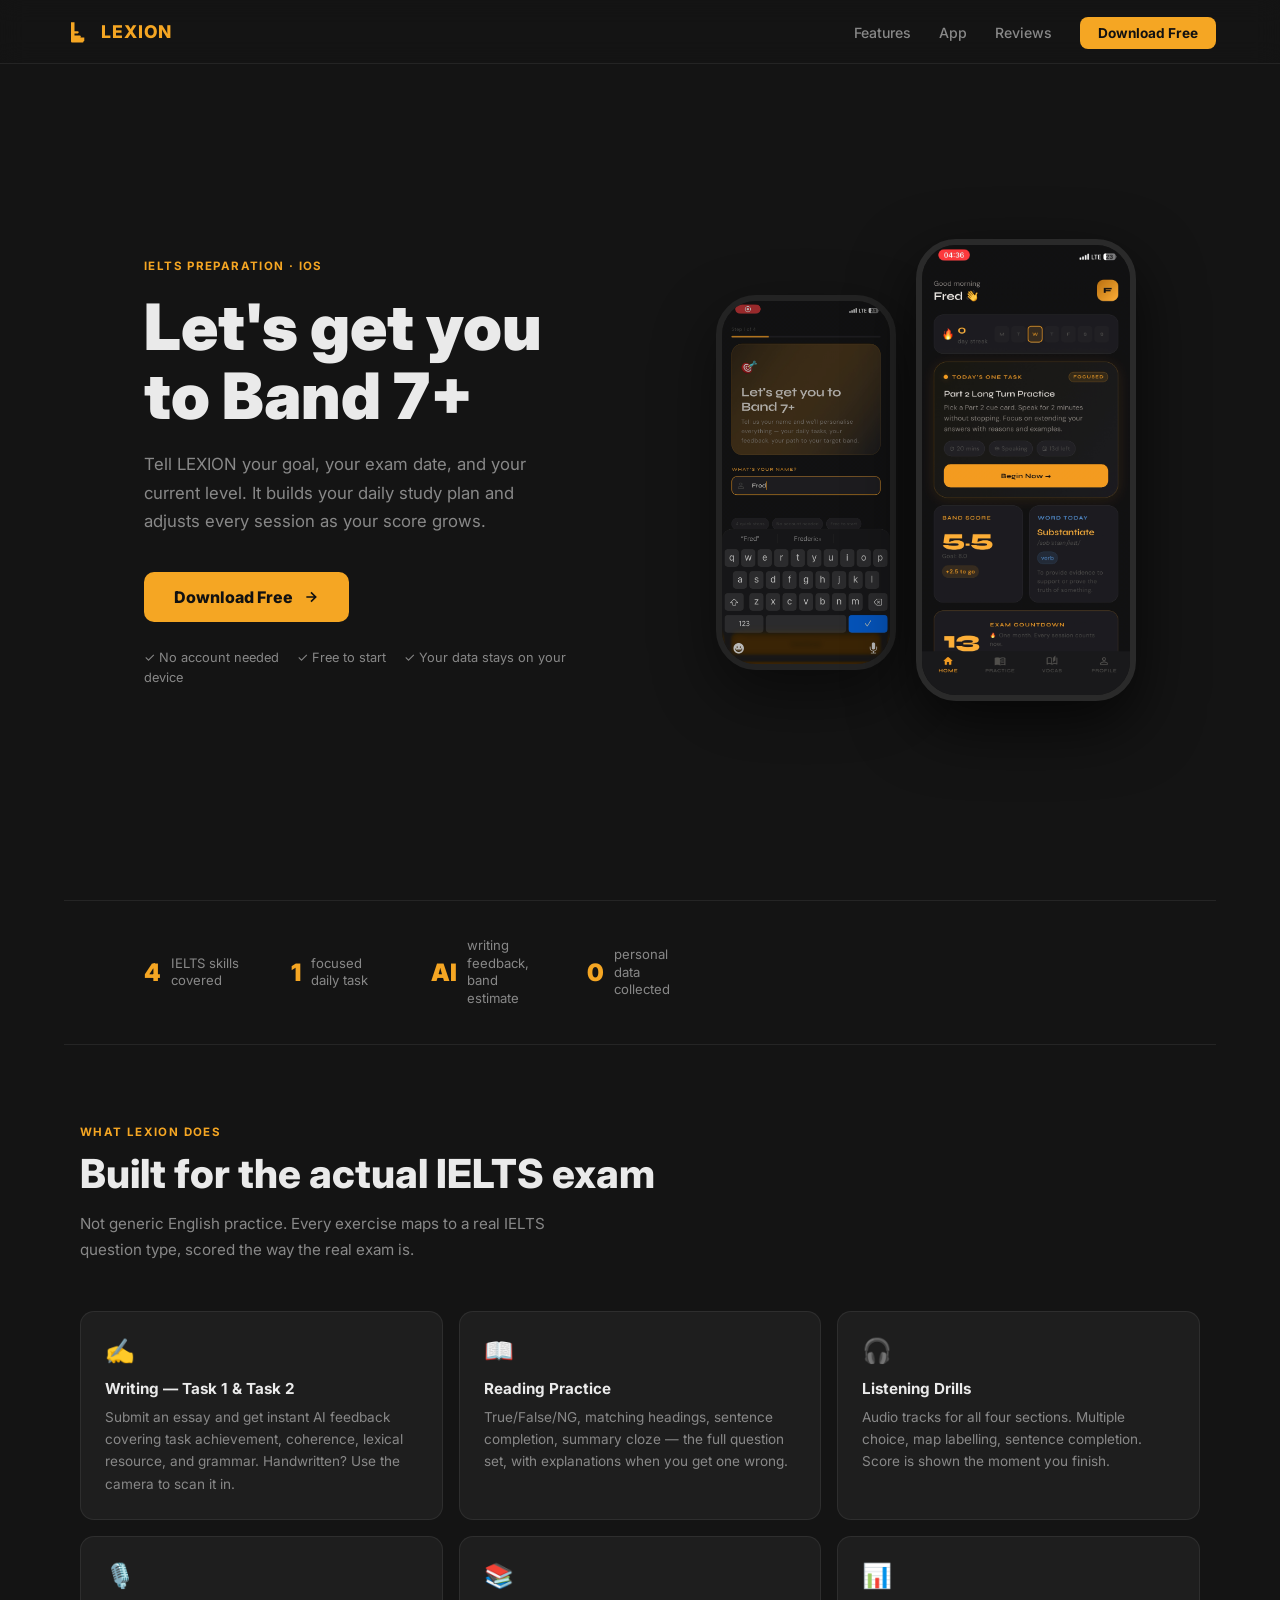
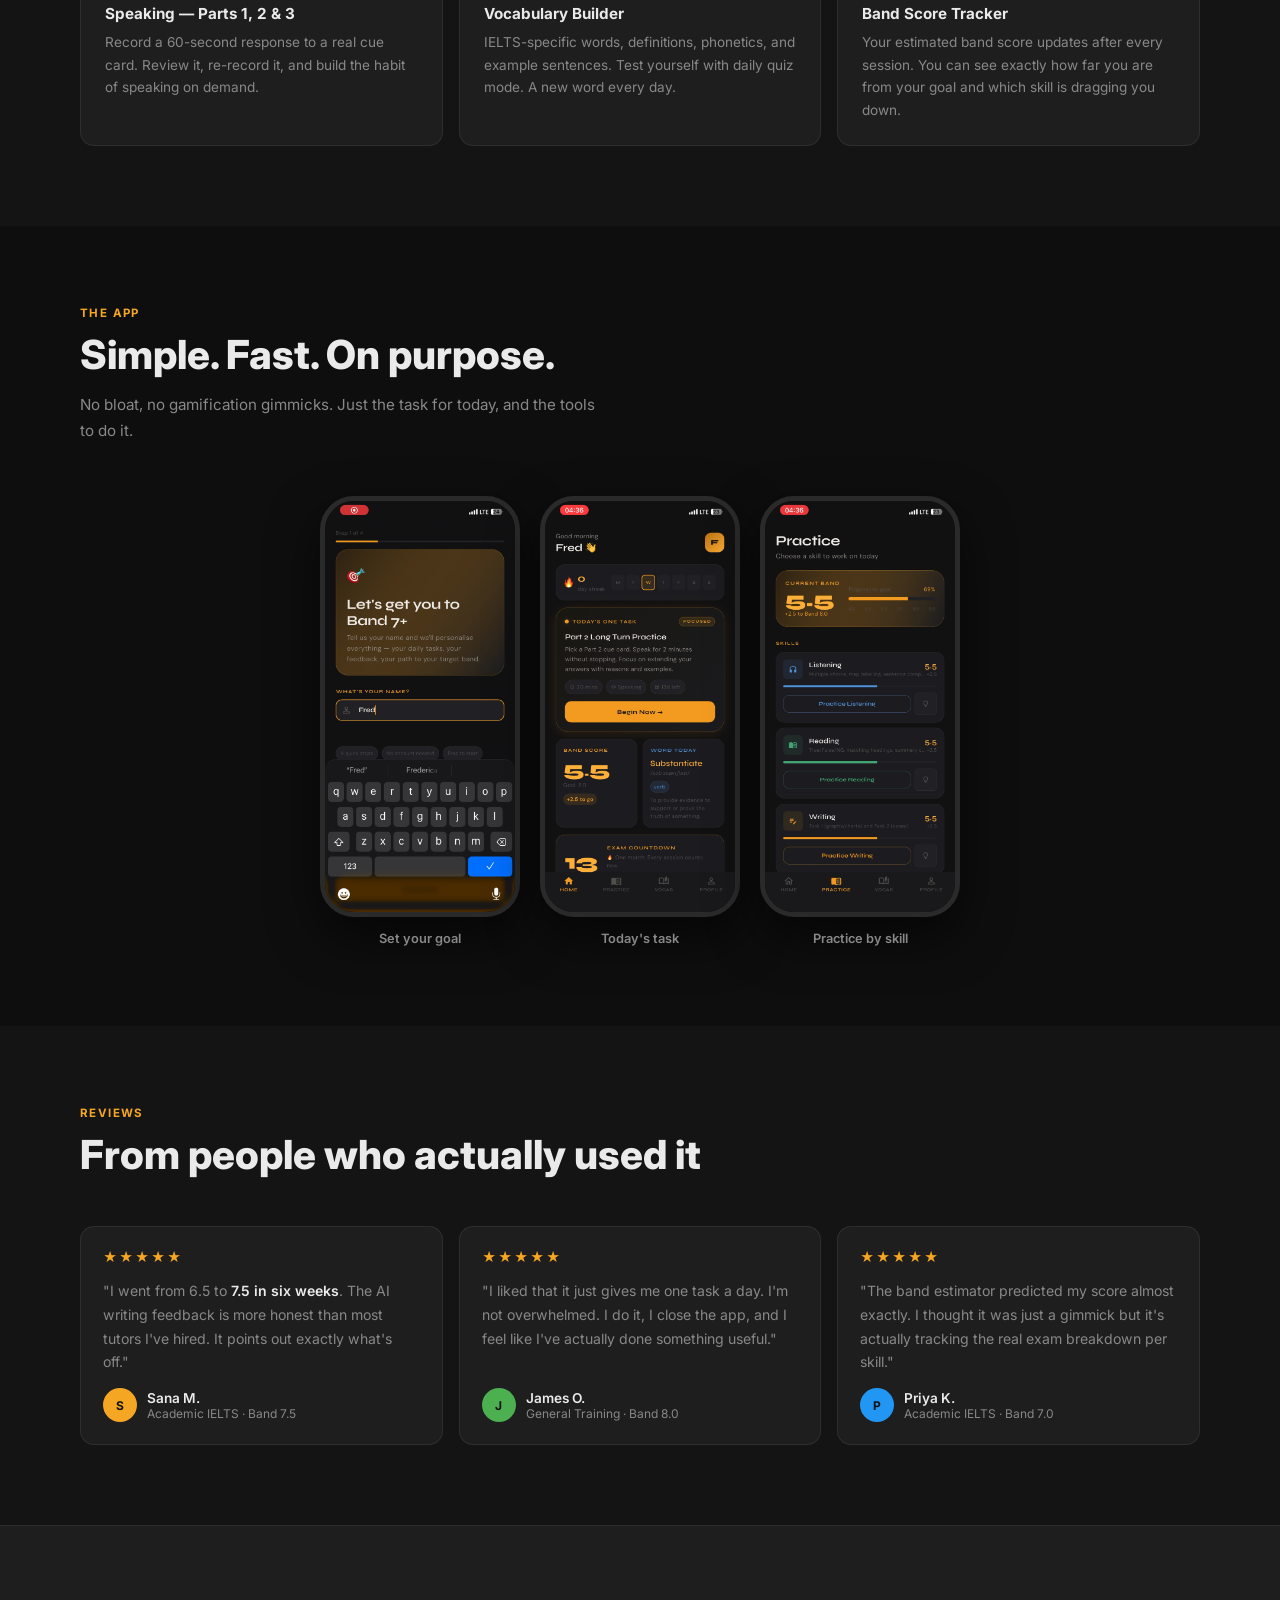
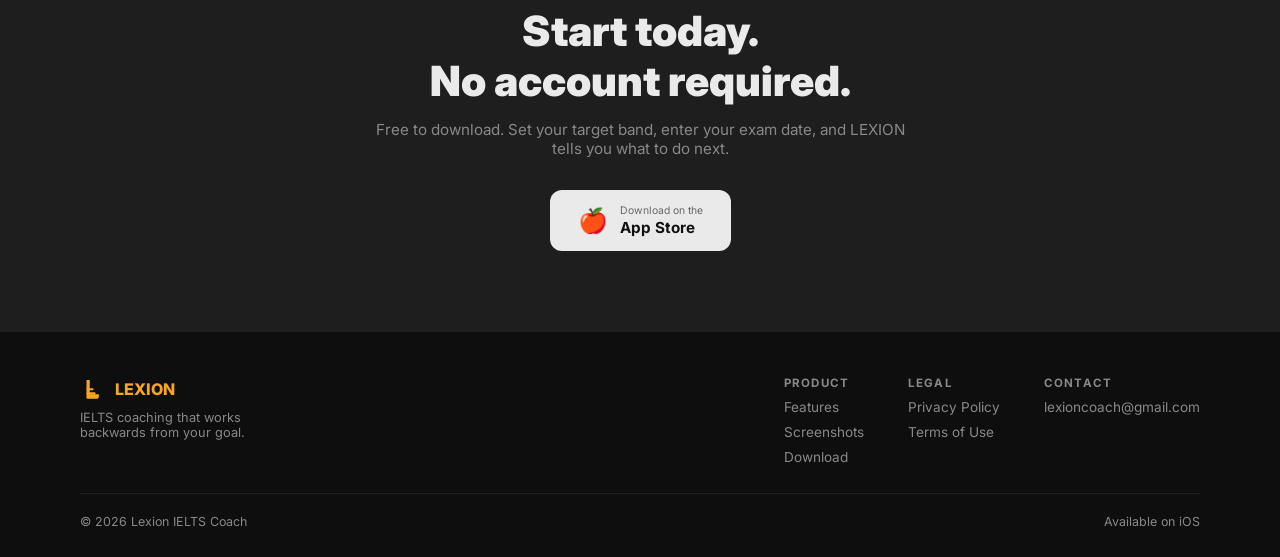
<file: index.html>
<!DOCTYPE html>
<html lang="en">

<head>
  <meta charset="UTF-8" />
  <meta name="viewport" content="width=device-width, initial-scale=1.0" />
  <title>LEXION – IELTS Coach</title>
  <meta name="description"
    content="LEXION gives you a daily task, builds toward your band goal, and uses AI to evaluate your writing. No account needed. Free to start." />
  <meta property="og:title" content="LEXION – IELTS Coach" />
  <meta property="og:description" content="One daily task. Real AI feedback. Your band goal, every day." />
  <link rel="icon" type="image/svg+xml"
    href="data:image/svg+xml,<svg xmlns='http://www.w3.org/2000/svg' viewBox='0 0 40 40'><rect width='40' height='40' rx='8' fill='%231a1a1a'/><path d='M10 6h5v22h14v5H10z' fill='%23F5A623'/><rect x='10' y='31' width='18' height='4' rx='1.5' fill='%23F5A623'/><rect x='10' y='25' width='14' height='3.5' rx='1.5' fill='%23F5A623'/><rect x='10' y='19' width='11' height='3' rx='1.5' fill='%23F5A623'/></svg>" />
  <link rel="preconnect" href="https://fonts.googleapis.com" />
  <link rel="preconnect" href="https://fonts.gstatic.com" crossorigin />
  <link href="https://fonts.googleapis.com/css2?family=Inter:wght@400;500;600;700;800;900&display=swap"
    rel="stylesheet" />
  <style>
    *,
    *::before,
    *::after {
      box-sizing: border-box;
      margin: 0;
      padding: 0;
    }

    :root {
      --gold: #F5A623;
      --gold-dk: #c47d0e;
      --black: #141414;
      --card: #1e1e1e;
      --card2: #252525;
      --border: rgba(255, 255, 255, 0.07);
      --text: #eaeaea;
      --muted: #888;
    }

    html {
      scroll-behavior: smooth;
    }

    body {
      font-family: 'Inter', sans-serif;
      background: var(--black);
      color: var(--text);
      -webkit-font-smoothing: antialiased;
    }

    a {
      text-decoration: none;
      color: var(--gold);
    }

    /* ── Nav ── */
    .nav {
      position: fixed;
      top: 0;
      left: 0;
      right: 0;
      z-index: 100;
      height: 64px;
      display: flex;
      align-items: center;
      justify-content: space-between;
      padding: 0 5vw;
      background: rgba(20, 20, 20, 0.9);
      backdrop-filter: blur(12px);
      border-bottom: 1px solid var(--border);
    }

    .nav-logo {
      display: flex;
      align-items: center;
      gap: 9px;
      font-weight: 800;
      font-size: 1.1rem;
      letter-spacing: 0.05em;
      color: var(--gold);
    }

    .nav-logo svg {
      width: 28px;
      height: 28px;
    }

    .nav-links {
      display: flex;
      align-items: center;
      gap: 28px;
      list-style: none;
    }

    .nav-links a {
      font-size: 0.88rem;
      font-weight: 500;
      color: var(--muted);
      transition: color 0.2s;
    }

    .nav-links a:hover {
      color: var(--text);
    }

    .nav-cta {
      background: var(--gold) !important;
      color: #111 !important;
      padding: 8px 18px;
      border-radius: 8px;
      font-weight: 700 !important;
      font-size: 0.85rem !important;
    }

    .nav-cta:hover {
      background: #ffc04a !important;
    }

    .hamburger {
      display: none;
      background: none;
      border: none;
      cursor: pointer;
      color: var(--text);
    }

    /* ── Hero ── */
    .hero {
      min-height: 100vh;
      display: grid;
      grid-template-columns: 1fr 1fr;
      align-items: center;
      gap: 60px;
      padding: 100px 5vw 60px;
      max-width: 1120px;
      margin: 0 auto;
    }

    .hero-copy {}

    .hero-label {
      display: inline-block;
      font-size: 0.72rem;
      font-weight: 700;
      letter-spacing: 0.12em;
      text-transform: uppercase;
      color: var(--gold);
      margin-bottom: 20px;
    }

    .hero h1 {
      font-size: clamp(2.6rem, 5vw, 4rem);
      font-weight: 900;
      line-height: 1.07;
      margin-bottom: 20px;
    }

    .hero-sub {
      font-size: 1.05rem;
      line-height: 1.7;
      color: var(--muted);
      margin-bottom: 36px;
      max-width: 420px;
    }

    .hero-cta {
      display: inline-flex;
      align-items: center;
      gap: 10px;
      background: var(--gold);
      color: #111;
      font-weight: 800;
      font-size: 1rem;
      padding: 15px 30px;
      border-radius: 10px;
      transition: background 0.2s, transform 0.2s;
      margin-bottom: 24px;
    }

    .hero-cta:hover {
      background: #ffc04a;
      transform: translateY(-2px);
      color: #111;
    }

    .hero-note {
      font-size: 0.8rem;
      color: var(--muted);
    }

    .hero-note span {
      margin-right: 14px;
    }

    /* ── Phone carousel ── */
    .hero-phones {
      display: flex;
      gap: 20px;
      align-items: flex-start;
      justify-content: flex-end;
    }

    .phone-slot {
      flex-shrink: 0;
      border-radius: 40px;
      overflow: hidden;
      border: 6px solid #2a2a2a;
      box-shadow: 0 24px 64px rgba(0, 0, 0, 0.7);
      position: relative;
    }

    .phone-slot.main {
      width: 220px;
    }

    .phone-slot.side {
      width: 180px;
      margin-top: 56px;
      opacity: 0.7;
      filter: blur(0.5px);
    }

    .phone-slot img {
      width: 100%;
      display: block;
    }

    /* ── Divider ── */
    .divider {
      border: none;
      border-top: 1px solid var(--border);
      margin: 0 5vw;
    }

    /* ── Proof strip ── */
    .proof-strip {
      max-width: 1120px;
      margin: 0 auto;
      padding: 36px 5vw;
      display: flex;
      align-items: center;
      gap: 40px;
      flex-wrap: wrap;
    }

    .proof-item {
      display: flex;
      align-items: center;
      gap: 10px;
    }

    .proof-num {
      font-size: 1.5rem;
      font-weight: 900;
      color: var(--gold);
    }

    .proof-label {
      font-size: 0.82rem;
      color: var(--muted);
      line-height: 1.35;
      max-width: 80px;
    }

    /* ── Section ── */
    .section {
      padding: 80px 5vw;
    }

    .container {
      max-width: 1120px;
      margin: 0 auto;
    }

    .tag {
      font-size: 0.72rem;
      font-weight: 700;
      letter-spacing: 0.12em;
      text-transform: uppercase;
      color: var(--gold);
      margin-bottom: 12px;
    }

    .section-h {
      font-size: clamp(1.8rem, 3.5vw, 2.5rem);
      font-weight: 800;
      line-height: 1.15;
      margin-bottom: 14px;
    }

    .section-sub {
      color: var(--muted);
      font-size: 0.95rem;
      line-height: 1.7;
      max-width: 520px;
    }

    /* ── Feature grid ── */
    .feat-grid {
      display: grid;
      grid-template-columns: repeat(3, 1fr);
      gap: 16px;
      margin-top: 48px;
    }

    .feat-card {
      background: var(--card);
      border: 1px solid var(--border);
      border-radius: 14px;
      padding: 24px;
      transition: border-color 0.2s, transform 0.2s;
    }

    .feat-card:hover {
      border-color: rgba(245, 166, 35, 0.3);
      transform: translateY(-3px);
    }

    .feat-icon {
      font-size: 1.5rem;
      margin-bottom: 14px;
      display: block;
    }

    .feat-title {
      font-size: 0.95rem;
      font-weight: 700;
      margin-bottom: 8px;
    }

    .feat-desc {
      font-size: 0.85rem;
      color: var(--muted);
      line-height: 1.65;
    }

    /* ── Screenshots section ── */
    .screens-section {
      background: #0e0e0e;
    }

    .screens-row {
      display: flex;
      gap: 20px;
      align-items: flex-start;
      justify-content: center;
      margin-top: 52px;
      flex-wrap: wrap;
    }

    .screen-item {
      text-align: center;
    }

    .screen-item .screen-phone {
      width: 200px;
      border-radius: 34px;
      border: 5px solid #2a2a2a;
      box-shadow: 0 20px 50px rgba(0, 0, 0, 0.6);
      overflow: hidden;
    }

    .screen-item img {
      width: 100%;
      display: block;
    }

    .screen-label {
      margin-top: 14px;
      font-size: 0.8rem;
      font-weight: 600;
      color: var(--muted);
    }

    /* ── Testimonials ── */
    .testi-grid {
      display: grid;
      grid-template-columns: repeat(3, 1fr);
      gap: 16px;
      margin-top: 48px;
    }

    .testi {
      background: var(--card);
      border: 1px solid var(--border);
      border-radius: 14px;
      padding: 22px;
      display: flex;
      flex-direction: column;
      gap: 14px;
    }

    .stars {
      color: var(--gold);
      font-size: 0.85rem;
      letter-spacing: 2px;
    }

    .quote {
      font-size: 0.88rem;
      color: var(--muted);
      line-height: 1.7;
      flex: 1;
    }

    .quote strong {
      color: var(--text);
      font-weight: 600;
    }

    .author {
      display: flex;
      align-items: center;
      gap: 10px;
    }

    .avatar {
      width: 34px;
      height: 34px;
      border-radius: 50%;
      flex-shrink: 0;
      display: flex;
      align-items: center;
      justify-content: center;
      font-size: 0.75rem;
      font-weight: 700;
      color: #111;
    }

    .author-name {
      font-size: 0.85rem;
      font-weight: 600;
    }

    .author-sub {
      font-size: 0.75rem;
      color: var(--muted);
    }

    /* ── CTA ── */
    .cta-section {
      background: var(--card);
      border-top: 1px solid var(--border);
    }

    .cta-inner {
      max-width: 560px;
      margin: 0 auto;
      text-align: center;
    }

    .cta-inner h2 {
      font-size: clamp(1.8rem, 3.5vw, 2.6rem);
      font-weight: 900;
      margin-bottom: 14px;
    }

    .cta-inner p {
      color: var(--muted);
      margin-bottom: 32px;
      font-size: 0.95rem;
    }

    .store-btn {
      display: inline-flex;
      align-items: center;
      gap: 12px;
      background: var(--text);
      color: #111;
      padding: 14px 28px;
      border-radius: 12px;
      font-weight: 700;
      transition: background 0.2s;
    }

    .store-btn:hover {
      background: #fff;
      color: #111;
    }

    .store-btn-icon {
      font-size: 1.5rem;
    }

    .store-btn-text {
      text-align: left;
    }

    .store-btn-text small {
      display: block;
      font-size: 0.65rem;
      font-weight: 400;
      opacity: 0.6;
    }

    .store-btn-text strong {
      font-size: 0.95rem;
    }

    /* ── Footer ── */
    footer {
      background: #0e0e0e;
      border-top: 1px solid var(--border);
      padding: 44px 5vw 28px;
    }

    .footer-inner {
      max-width: 1120px;
      margin: 0 auto;
      display: flex;
      justify-content: space-between;
      align-items: flex-start;
      flex-wrap: wrap;
      gap: 28px;
    }

    .footer-brand {
      display: flex;
      flex-direction: column;
      gap: 8px;
    }

    .footer-logo {
      display: flex;
      align-items: center;
      gap: 9px;
      font-weight: 800;
      color: var(--gold);
      font-size: 1rem;
    }

    .footer-logo svg {
      width: 26px;
      height: 26px;
    }

    .footer-tagline {
      font-size: 0.8rem;
      color: var(--muted);
      max-width: 200px;
    }

    .footer-links {
      display: flex;
      gap: 44px;
      flex-wrap: wrap;
    }

    .footer-col {
      display: flex;
      flex-direction: column;
      gap: 9px;
    }

    .footer-col-head {
      font-size: 0.72rem;
      font-weight: 700;
      letter-spacing: 0.1em;
      text-transform: uppercase;
      color: var(--muted);
    }

    .footer-col a {
      font-size: 0.85rem;
      color: var(--muted);
      transition: color 0.2s;
    }

    .footer-col a:hover {
      color: var(--text);
    }

    .footer-bottom {
      max-width: 1120px;
      margin: 28px auto 0;
      padding-top: 20px;
      border-top: 1px solid var(--border);
      font-size: 0.78rem;
      color: var(--muted);
      display: flex;
      justify-content: space-between;
      flex-wrap: wrap;
      gap: 8px;
    }

    @keyframes float {

      0%,
      100% {
        transform: translateY(0);
      }

      50% {
        transform: translateY(-8px);
      }
    }

    .phone-slot.main {
      animation: float 5s ease-in-out infinite;
    }

    @media (max-width: 900px) {
      .hero {
        grid-template-columns: 1fr;
        min-height: auto;
        padding: 110px 5vw 60px;
      }

      .hero-phones {
        justify-content: center;
      }

      .phone-slot.side {
        display: none;
      }

      .feat-grid {
        grid-template-columns: repeat(2, 1fr);
      }

      .testi-grid {
        grid-template-columns: 1fr;
      }

      .nav-links {
        display: none;
      }

      .nav-links.open {
        display: flex;
        flex-direction: column;
        align-items: flex-start;
        position: fixed;
        top: 64px;
        left: 0;
        right: 0;
        background: #1a1a1a;
        padding: 24px 5vw 28px;
        border-bottom: 1px solid var(--border);
        gap: 18px;
      }

      .hamburger {
        display: block;
      }
    }

    @media (max-width: 600px) {
      .feat-grid {
        grid-template-columns: 1fr;
      }

      .proof-strip {
        gap: 24px;
      }
    }
  </style>
</head>

<body>

  <!-- NAV -->
  <nav class="nav">
    <a href="index.html" class="nav-logo">
      <svg viewBox="0 0 40 40" fill="none" xmlns="http://www.w3.org/2000/svg">
        <path d="M10 6h5v22h14v5H10z" fill="#F5A623" />
        <rect x="10" y="31" width="18" height="4" rx="1.5" fill="#F5A623" />
        <rect x="10" y="25" width="14" height="3.5" rx="1.5" fill="#F5A623" />
        <rect x="10" y="19" width="11" height="3" rx="1.5" fill="#F5A623" />
      </svg>
      LEXION
    </a>
    <ul class="nav-links" id="nav-links">
      <li><a href="#features">Features</a></li>
      <li><a href="#screens">App</a></li>
      <li><a href="#reviews">Reviews</a></li>
      <li><a href="#download" class="nav-cta">Download Free</a></li>
    </ul>
    <button class="hamburger" id="hamburger" aria-label="Menu">
      <svg width="22" height="22" viewBox="0 0 22 22" fill="none">
        <rect y="4" width="22" height="2" rx="1" fill="currentColor" />
        <rect y="10" width="22" height="2" rx="1" fill="currentColor" />
        <rect y="16" width="22" height="2" rx="1" fill="currentColor" />
      </svg>
    </button>
  </nav>

  <!-- HERO -->
  <section>
    <div class="hero">
      <div class="hero-copy">
        <div class="hero-label">IELTS Preparation · iOS</div>
        <h1>Let's get you<br />to Band 7+</h1>
        <p class="hero-sub">
          Tell LEXION your goal, your exam date, and your current level. It builds your daily study plan and adjusts
          every session as your score grows.
        </p>
        <a href="https://apps.apple.com" class="hero-cta" id="hero-cta">
          Download Free
          <svg width="16" height="16" viewBox="0 0 24 24" fill="none" stroke="currentColor" stroke-width="2.5">
            <path d="M5 12h14M12 5l7 7-7 7" />
          </svg>
        </a>
        <br />
        <span class="hero-note">
          <span>✓ No account needed</span>
          <span>✓ Free to start</span>
          <span>✓ Your data stays on your device</span>
        </span>
      </div>

      <div class="hero-phones">
        <div class="phone-slot side">
          <img src="screen_onboarding.png" alt="LEXION onboarding — set your target band" loading="lazy" />
        </div>
        <div class="phone-slot main">
          <img src="screen_home.png" alt="LEXION home screen — today's task and band score" loading="lazy" />
        </div>
      </div>
    </div>
  </section>

  <hr class="divider" />

  <!-- PROOF STRIP -->
  <div class="proof-strip">
    <div class="proof-item">
      <span class="proof-num">4</span>
      <span class="proof-label">IELTS skills covered</span>
    </div>
    <div class="proof-item">
      <span class="proof-num">1</span>
      <span class="proof-label">focused daily task</span>
    </div>
    <div class="proof-item">
      <span class="proof-num">AI</span>
      <span class="proof-label">writing feedback, band estimate</span>
    </div>
    <div class="proof-item">
      <span class="proof-num">0</span>
      <span class="proof-label">personal data collected</span>
    </div>
  </div>

  <hr class="divider" />

  <!-- FEATURES -->
  <section class="section" id="features">
    <div class="container">
      <div class="tag">What LEXION does</div>
      <h2 class="section-h">Built for the actual IELTS exam</h2>
      <p class="section-sub">Not generic English practice. Every exercise maps to a real IELTS question type, scored the
        way the real exam is.</p>

      <div class="feat-grid">
        <div class="feat-card">
          <span class="feat-icon">✍️</span>
          <div class="feat-title">Writing — Task 1 &amp; Task 2</div>
          <div class="feat-desc">Submit an essay and get instant AI feedback covering task achievement, coherence,
            lexical resource, and grammar. Handwritten? Use the camera to scan it in.</div>
        </div>
        <div class="feat-card">
          <span class="feat-icon">📖</span>
          <div class="feat-title">Reading Practice</div>
          <div class="feat-desc">True/False/NG, matching headings, sentence completion, summary cloze — the full
            question set, with explanations when you get one wrong.</div>
        </div>
        <div class="feat-card">
          <span class="feat-icon">🎧</span>
          <div class="feat-title">Listening Drills</div>
          <div class="feat-desc">Audio tracks for all four sections. Multiple choice, map labelling, sentence
            completion. Score is shown the moment you finish.</div>
        </div>
        <div class="feat-card">
          <span class="feat-icon">🎙️</span>
          <div class="feat-title">Speaking — Parts 1, 2 &amp; 3</div>
          <div class="feat-desc">Record a 60-second response to a real cue card. Review it, re-record it, and build the
            habit of speaking on demand.</div>
        </div>
        <div class="feat-card">
          <span class="feat-icon">📚</span>
          <div class="feat-title">Vocabulary Builder</div>
          <div class="feat-desc">IELTS-specific words, definitions, phonetics, and example sentences. Test yourself with
            daily quiz mode. A new word every day.</div>
        </div>
        <div class="feat-card">
          <span class="feat-icon">📊</span>
          <div class="feat-title">Band Score Tracker</div>
          <div class="feat-desc">Your estimated band score updates after every session. You can see exactly how far you
            are from your goal and which skill is dragging you down.</div>
        </div>
      </div>
    </div>
  </section>

  <!-- SCREENSHOTS -->
  <section class="section screens-section" id="screens">
    <div class="container">
      <div class="tag">The app</div>
      <h2 class="section-h">Simple. Fast. On purpose.</h2>
      <p class="section-sub">No bloat, no gamification gimmicks. Just the task for today, and the tools to do it.</p>

      <div class="screens-row">
        <div class="screen-item">
          <div class="screen-phone">
            <img src="screen_onboarding.png" alt="LEXION — set your target band score" />
          </div>
          <div class="screen-label">Set your goal</div>
        </div>
        <div class="screen-item">
          <div class="screen-phone">
            <img src="screen_home.png" alt="LEXION home — today's task" />
          </div>
          <div class="screen-label">Today's task</div>
        </div>
        <div class="screen-item">
          <div class="screen-phone">
            <img src="screen_practice.png" alt="LEXION practice — all four skills" />
          </div>
          <div class="screen-label">Practice by skill</div>
        </div>
      </div>
    </div>
  </section>

  <!-- REVIEWS -->
  <section class="section" id="reviews">
    <div class="container">
      <div class="tag">Reviews</div>
      <h2 class="section-h">From people who actually used it</h2>
      <div class="testi-grid">

        <div class="testi">
          <div class="stars">★★★★★</div>
          <div class="quote">"I went from 6.5 to <strong>7.5 in six weeks</strong>. The AI writing feedback is more
            honest than most tutors I've hired. It points out exactly what's off."</div>
          <div class="author">
            <div class="avatar" style="background:#F5A623;">S</div>
            <div>
              <div class="author-name">Sana M.</div>
              <div class="author-sub">Academic IELTS · Band 7.5</div>
            </div>
          </div>
        </div>

        <div class="testi">
          <div class="stars">★★★★★</div>
          <div class="quote">"I liked that it just gives me one task a day. I'm not overwhelmed. I do it, I close the
            app, and I feel like I've actually done something useful."</div>
          <div class="author">
            <div class="avatar" style="background:#4CAF50;">J</div>
            <div>
              <div class="author-name">James O.</div>
              <div class="author-sub">General Training · Band 8.0</div>
            </div>
          </div>
        </div>

        <div class="testi">
          <div class="stars">★★★★★</div>
          <div class="quote">"The band estimator predicted my score almost exactly. I thought it was just a gimmick but
            it's actually tracking the real exam breakdown per skill."</div>
          <div class="author">
            <div class="avatar" style="background:#2196F3;">P</div>
            <div>
              <div class="author-name">Priya K.</div>
              <div class="author-sub">Academic IELTS · Band 7.0</div>
            </div>
          </div>
        </div>

      </div>
    </div>
  </section>

  <!-- CTA -->
  <section class="section cta-section" id="download">
    <div class="cta-inner">
      <h2>Start today.<br />No account required.</h2>
      <p>Free to download. Set your target band, enter your exam date, and LEXION tells you what to do next.</p>
      <a href="https://apps.apple.com" class="store-btn" id="cta-store-btn">
        <span class="store-btn-icon">🍎</span>
        <span class="store-btn-text">
          <small>Download on the</small>
          <strong>App Store</strong>
        </span>
      </a>
    </div>
  </section>

  <!-- FOOTER -->
  <footer>
    <div class="footer-inner">
      <div class="footer-brand">
        <div class="footer-logo">
          <svg viewBox="0 0 40 40" fill="none" xmlns="http://www.w3.org/2000/svg">
            <path d="M10 6h5v22h14v5H10z" fill="#F5A623" />
            <rect x="10" y="31" width="18" height="4" rx="1.5" fill="#F5A623" />
            <rect x="10" y="25" width="14" height="3.5" rx="1.5" fill="#F5A623" />
            <rect x="10" y="19" width="11" height="3" rx="1.5" fill="#F5A623" />
          </svg>
          LEXION
        </div>
        <div class="footer-tagline">IELTS coaching that works backwards from your goal.</div>
      </div>
      <div class="footer-links">
        <div class="footer-col">
          <span class="footer-col-head">Product</span>
          <a href="#features">Features</a>
          <a href="#screens">Screenshots</a>
          <a href="#download">Download</a>
        </div>
        <div class="footer-col">
          <span class="footer-col-head">Legal</span>
          <a href="privacy.html">Privacy Policy</a>
          <a href="terms.html">Terms of Use</a>
        </div>
        <div class="footer-col">
          <span class="footer-col-head">Contact</span>
          <a href="mailto:lexioncoach@gmail.com">lexioncoach@gmail.com</a>
        </div>
      </div>
    </div>
    <div class="footer-bottom">
      <span>© 2026 Lexion IELTS Coach</span>
      <span>Available on iOS</span>
    </div>
  </footer>

  <script>
    document.getElementById('hamburger').addEventListener('click', () => {
      document.getElementById('nav-links').classList.toggle('open');
    });
  </script>
</body>

</html>
</file>
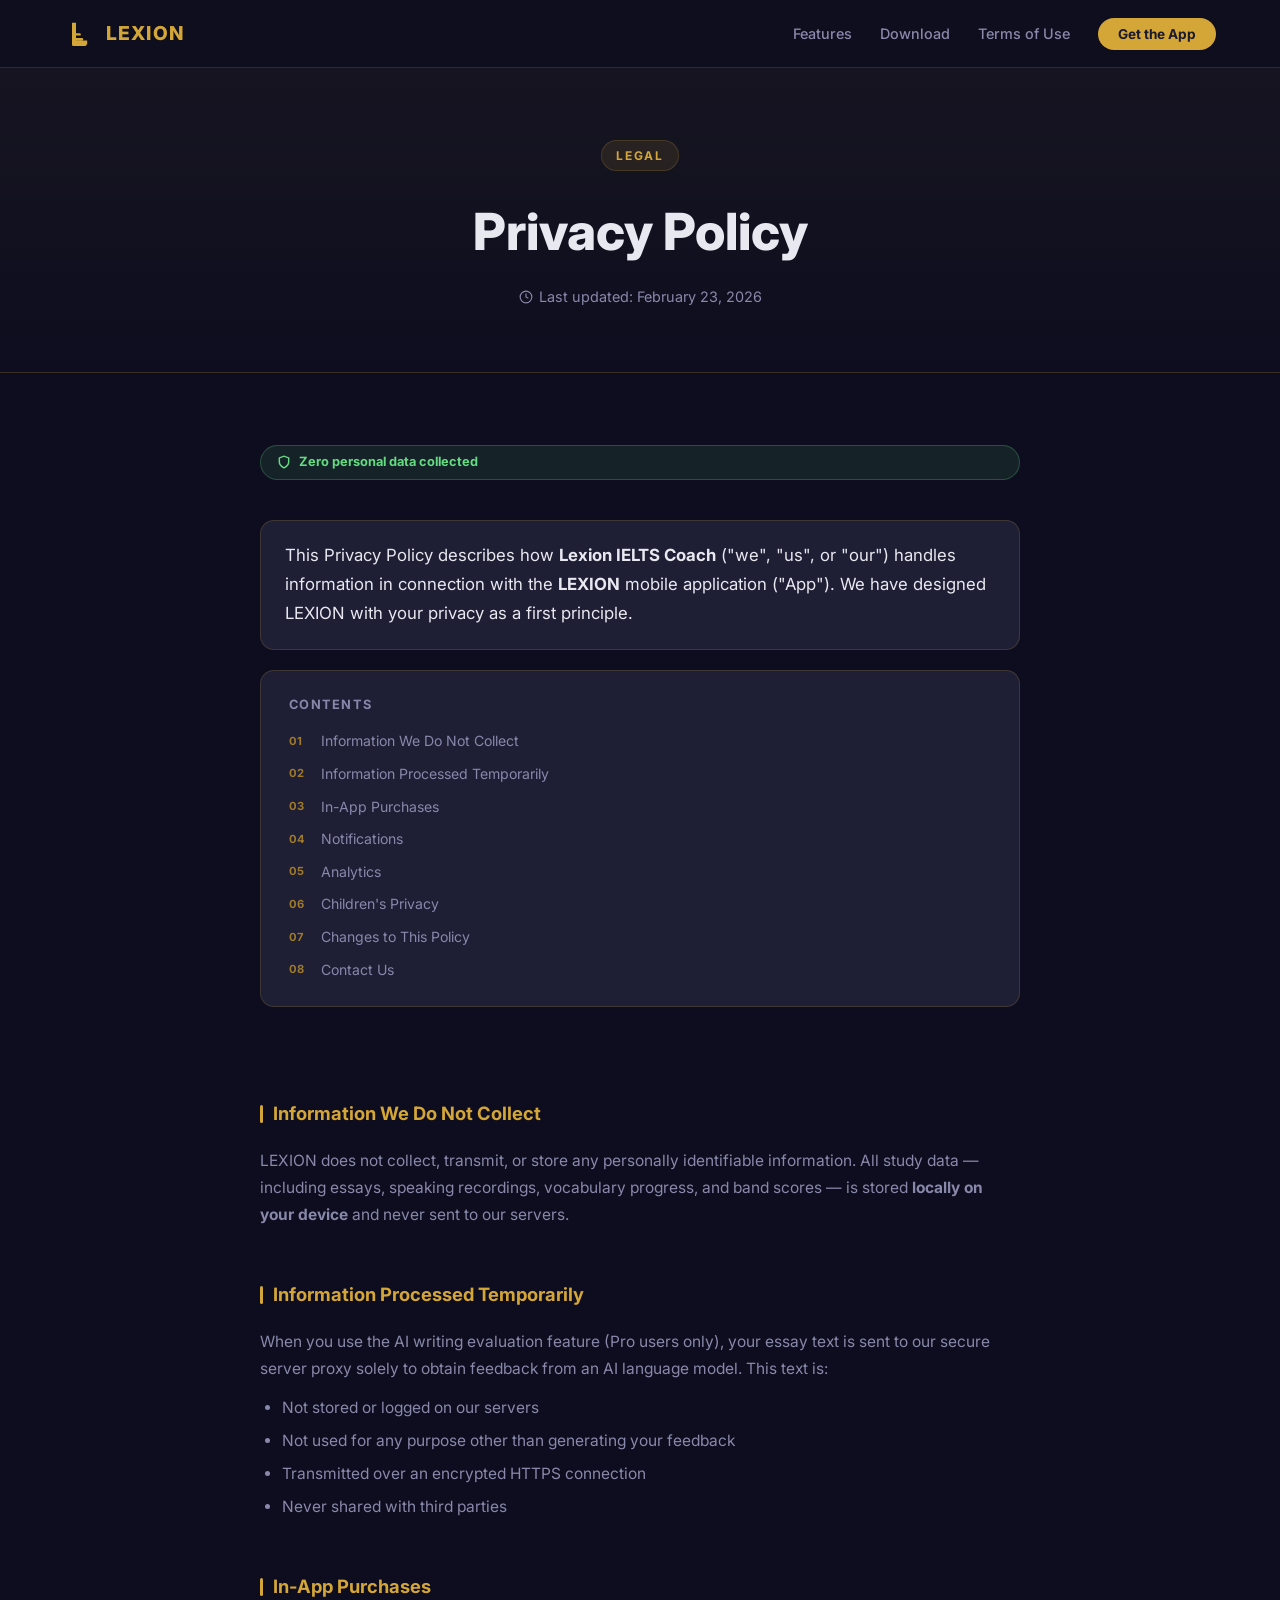
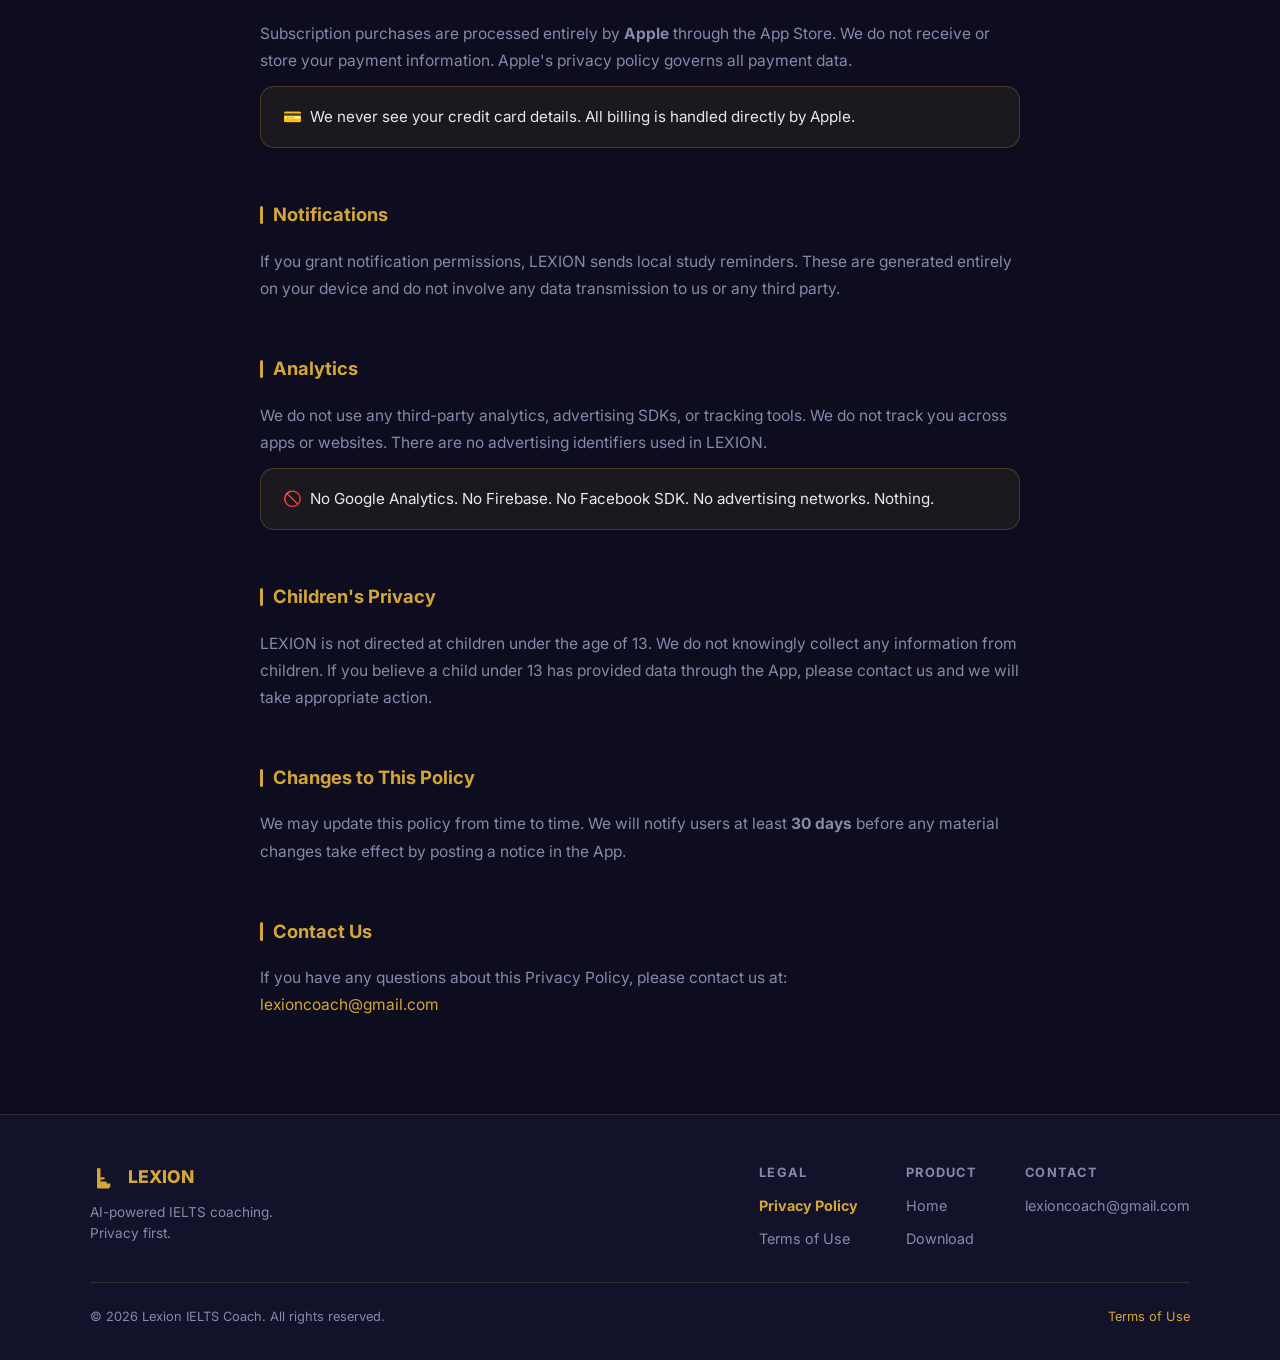
<file: privacy.html>
<!DOCTYPE html>
<html lang="en">

<head>
    <meta charset="UTF-8" />
    <meta name="viewport" content="width=device-width, initial-scale=1.0" />
    <title>Privacy Policy – LEXION IELTS Coach</title>
    <meta name="description"
        content="LEXION's Privacy Policy. We collect no personal data. All your study data stays on your device." />
    <link rel="stylesheet" href="style.css" />
    <link rel="icon" type="image/svg+xml"
        href="data:image/svg+xml,<svg xmlns='http://www.w3.org/2000/svg' viewBox='0 0 40 40'><rect width='40' height='40' rx='8' fill='%231A1A2E'/><path d='M10 8h5v20h12v4H10z' fill='%23D4A537'/></svg>" />
    <style>
        .privacy-toc {
            background: var(--surface);
            border: 1px solid var(--border);
            border-radius: var(--radius);
            padding: 24px 28px;
            margin-bottom: 40px;
        }

        .privacy-toc h3 {
            font-size: 0.8rem;
            font-weight: 700;
            letter-spacing: 0.1em;
            text-transform: uppercase;
            color: var(--text-muted);
            margin-bottom: 14px;
        }

        .privacy-toc ol {
            list-style: none;
            display: flex;
            flex-direction: column;
            gap: 8px;
        }

        .privacy-toc li {
            counter-increment: toc;
        }

        .privacy-toc a {
            display: flex;
            align-items: center;
            gap: 10px;
            color: var(--text-muted);
            font-size: 0.88rem;
            transition: color var(--transition);
        }

        .privacy-toc a:hover {
            color: var(--gold);
        }

        .privacy-toc a::before {
            content: counter(toc, decimal-leading-zero);
            font-size: 0.7rem;
            font-weight: 700;
            color: var(--gold-dim);
            min-width: 22px;
        }

        .zero-data-badge {
            display: inline-flex;
            align-items: center;
            gap: 8px;
            background: rgba(100, 220, 130, 0.1);
            border: 1px solid rgba(100, 220, 130, 0.25);
            border-radius: 50px;
            padding: 6px 16px;
            font-size: 0.8rem;
            font-weight: 700;
            color: #64DC82;
            margin-bottom: 28px;
        }
    </style>
</head>

<body>

    <!-- ═══ NAV ═══ -->
    <nav class="nav">
        <a href="index.html" class="nav-logo">
            <svg viewBox="0 0 40 40" fill="none" xmlns="http://www.w3.org/2000/svg">
                <path d="M10 6h5v22h14v5H10z" fill="#D4A537" />
                <rect x="10" y="31" width="18" height="4" rx="1.5" fill="#D4A537" />
                <rect x="10" y="25" width="14" height="3.5" rx="1.5" fill="#D4A537" />
                <rect x="10" y="19" width="11" height="3" rx="1.5" fill="#D4A537" />
            </svg>
            LEXION
        </a>
        <ul class="nav-links" id="nav-links">
            <li><a href="index.html#features">Features</a></li>
            <li><a href="index.html#download">Download</a></li>
            <li><a href="terms.html">Terms of Use</a></li>
            <li><a href="index.html#download" class="nav-cta">Get the App</a></li>
        </ul>
        <button class="hamburger" id="hamburger" aria-label="Menu">
            <span></span><span></span><span></span>
        </button>
    </nav>

    <!-- ═══ HERO ═══ -->
    <div class="legal-hero">
        <div class="section-tag">Legal</div>
        <h1>Privacy Policy</h1>
        <p class="updated">
            <svg width="14" height="14" viewBox="0 0 24 24" fill="none" stroke="currentColor" stroke-width="2">
                <circle cx="12" cy="12" r="10" />
                <path d="M12 6v6l4 2" />
            </svg>
            Last updated: February 23, 2026
        </p>
    </div>

    <!-- ═══ BODY ═══ -->
    <div class="legal-body">
        <div class="legal-content">

            <div class="zero-data-badge">
                <svg width="14" height="14" viewBox="0 0 24 24" fill="none" stroke="currentColor" stroke-width="2.5">
                    <path d="M12 22s8-4 8-10V5l-8-3-8 3v7c0 6 8 10 8 10z" />
                </svg>
                Zero personal data collected
            </div>

            <p class="intro-text">
                This Privacy Policy describes how <strong>Lexion IELTS Coach</strong> ("we", "us", or "our") handles
                information in connection with the <strong>LEXION</strong> mobile application ("App"). We have designed
                LEXION with your privacy as a first principle.
            </p>

            <!-- TOC -->
            <div class="privacy-toc">
                <h3>Contents</h3>
                <ol>
                    <li><a href="#s1">Information We Do Not Collect</a></li>
                    <li><a href="#s2">Information Processed Temporarily</a></li>
                    <li><a href="#s3">In-App Purchases</a></li>
                    <li><a href="#s4">Notifications</a></li>
                    <li><a href="#s5">Analytics</a></li>
                    <li><a href="#s6">Children's Privacy</a></li>
                    <li><a href="#s7">Changes to This Policy</a></li>
                    <li><a href="#s8">Contact Us</a></li>
                </ol>
            </div>

            <h2 id="s1">Information We Do Not Collect</h2>
            <p>
                LEXION does not collect, transmit, or store any personally identifiable information. All study data —
                including essays, speaking recordings, vocabulary progress, and band scores — is stored <strong>locally
                    on your device</strong> and never sent to our servers.
            </p>

            <h2 id="s2">Information Processed Temporarily</h2>
            <p>
                When you use the AI writing evaluation feature (Pro users only), your essay text is sent to our secure
                server proxy solely to obtain feedback from an AI language model. This text is:
            </p>
            <ul>
                <li>Not stored or logged on our servers</li>
                <li>Not used for any purpose other than generating your feedback</li>
                <li>Transmitted over an encrypted HTTPS connection</li>
                <li>Never shared with third parties</li>
            </ul>

            <h2 id="s3">In-App Purchases</h2>
            <p>
                Subscription purchases are processed entirely by <strong>Apple</strong> through the App Store. We do not
                receive or store your payment information. Apple's privacy policy governs all payment data.
            </p>
            <div class="highlight-box">
                💳 &nbsp;We never see your credit card details. All billing is handled directly by Apple.
            </div>

            <h2 id="s4">Notifications</h2>
            <p>
                If you grant notification permissions, LEXION sends local study reminders. These are generated entirely
                on your device and do not involve any data transmission to us or any third party.
            </p>

            <h2 id="s5">Analytics</h2>
            <p>
                We do not use any third-party analytics, advertising SDKs, or tracking tools. We do not track you across
                apps or websites. There are no advertising identifiers used in LEXION.
            </p>
            <div class="highlight-box">
                🚫 &nbsp;No Google Analytics. No Firebase. No Facebook SDK. No advertising networks. Nothing.
            </div>

            <h2 id="s6">Children's Privacy</h2>
            <p>
                LEXION is not directed at children under the age of 13. We do not knowingly collect any information from
                children. If you believe a child under 13 has provided data through the App, please contact us and we
                will take appropriate action.
            </p>

            <h2 id="s7">Changes to This Policy</h2>
            <p>
                We may update this policy from time to time. We will notify users at least <strong>30 days</strong>
                before any material changes take effect by posting a notice in the App.
            </p>

            <h2 id="s8">Contact Us</h2>
            <p>
                If you have any questions about this Privacy Policy, please contact us at:<br />
                <a href="mailto:lexioncoach@gmail.com">lexioncoach@gmail.com</a>
            </p>

        </div>
    </div>

    <!-- ═══ FOOTER ═══ -->
    <footer class="footer">
        <div class="footer-inner">
            <div class="footer-brand">
                <div class="footer-brand-name">
                    <svg viewBox="0 0 40 40" fill="none" xmlns="http://www.w3.org/2000/svg">
                        <path d="M10 6h5v22h14v5H10z" fill="#D4A537" />
                        <rect x="10" y="31" width="18" height="4" rx="1.5" fill="#D4A537" />
                        <rect x="10" y="25" width="14" height="3.5" rx="1.5" fill="#D4A537" />
                        <rect x="10" y="19" width="11" height="3" rx="1.5" fill="#D4A537" />
                    </svg>
                    LEXION
                </div>
                <div class="footer-tagline">AI-powered IELTS coaching. Privacy first.</div>
            </div>
            <div class="footer-links">
                <div class="footer-col">
                    <div class="footer-col-title">Legal</div>
                    <a href="privacy.html"><strong style="color:var(--gold)">Privacy Policy</strong></a>
                    <a href="terms.html">Terms of Use</a>
                </div>
                <div class="footer-col">
                    <div class="footer-col-title">Product</div>
                    <a href="index.html">Home</a>
                    <a href="index.html#download">Download</a>
                </div>
                <div class="footer-col">
                    <div class="footer-col-title">Contact</div>
                    <a href="mailto:lexioncoach@gmail.com">lexioncoach@gmail.com</a>
                </div>
            </div>
        </div>
        <div class="footer-bottom">
            <span>© 2026 Lexion IELTS Coach. All rights reserved.</span>
            <a href="terms.html">Terms of Use</a>
        </div>
    </footer>

    <script>
        document.getElementById('hamburger').addEventListener('click', function () {
            document.getElementById('nav-links').classList.toggle('open');
        });
    </script>
</body>

</html>
</file>
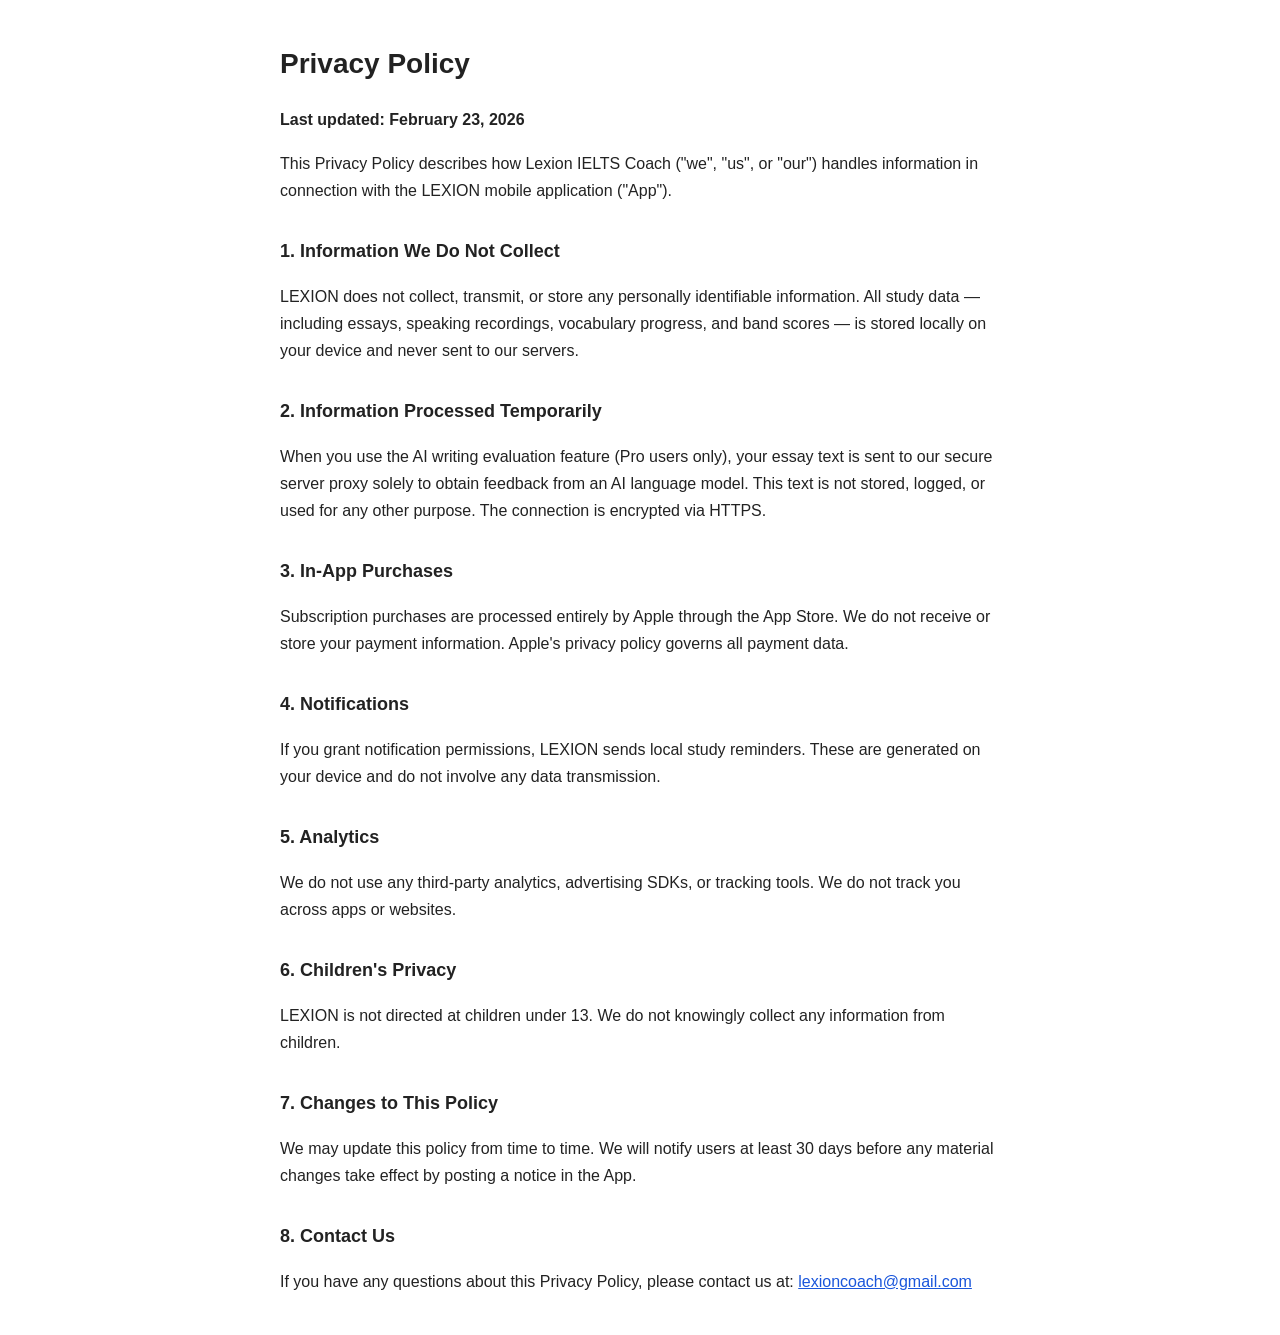
<file: private.html>
<!DOCTYPE html>
<html lang="en">
<head>
  <meta charset="UTF-8" />
  <meta name="viewport" content="width=device-width, initial-scale=1.0"/>
  <title>Privacy Policy – LEXION</title>
  <style>
    body { font-family: -apple-system, sans-serif; max-width: 720px; margin: 40px auto; padding: 0 20px; color: #222; line-height: 1.7; }
    h1 { font-size: 28px; } h2 { font-size: 18px; margin-top: 32px; }
    a { color: #1a56db; }
  </style>
</head>
<body>
  <h1>Privacy Policy</h1>
  <p><strong>Last updated: February 23, 2026</strong></p>
  <p>This Privacy Policy describes how Lexion IELTS Coach ("we", "us", or "our") handles information in connection with the LEXION mobile application ("App").</p>

  <h2>1. Information We Do Not Collect</h2>
  <p>LEXION does not collect, transmit, or store any personally identifiable information. All study data — including essays, speaking recordings, vocabulary progress, and band scores — is stored locally on your device and never sent to our servers.</p>

  <h2>2. Information Processed Temporarily</h2>
  <p>When you use the AI writing evaluation feature (Pro users only), your essay text is sent to our secure server proxy solely to obtain feedback from an AI language model. This text is not stored, logged, or used for any other purpose. The connection is encrypted via HTTPS.</p>

  <h2>3. In-App Purchases</h2>
  <p>Subscription purchases are processed entirely by Apple through the App Store. We do not receive or store your payment information. Apple's privacy policy governs all payment data.</p>

  <h2>4. Notifications</h2>
  <p>If you grant notification permissions, LEXION sends local study reminders. These are generated on your device and do not involve any data transmission.</p>

  <h2>5. Analytics</h2>
  <p>We do not use any third-party analytics, advertising SDKs, or tracking tools. We do not track you across apps or websites.</p>

  <h2>6. Children's Privacy</h2>
  <p>LEXION is not directed at children under 13. We do not knowingly collect any information from children.</p>

  <h2>7. Changes to This Policy</h2>
  <p>We may update this policy from time to time. We will notify users at least 30 days before any material changes take effect by posting a notice in the App.</p>

  <h2>8. Contact Us</h2>
  <p>If you have any questions about this Privacy Policy, please contact us at: <a href="mailto:lexioncoach@gmail.com">lexioncoach@gmail.com</a></p>
</body>
</html>
</file>
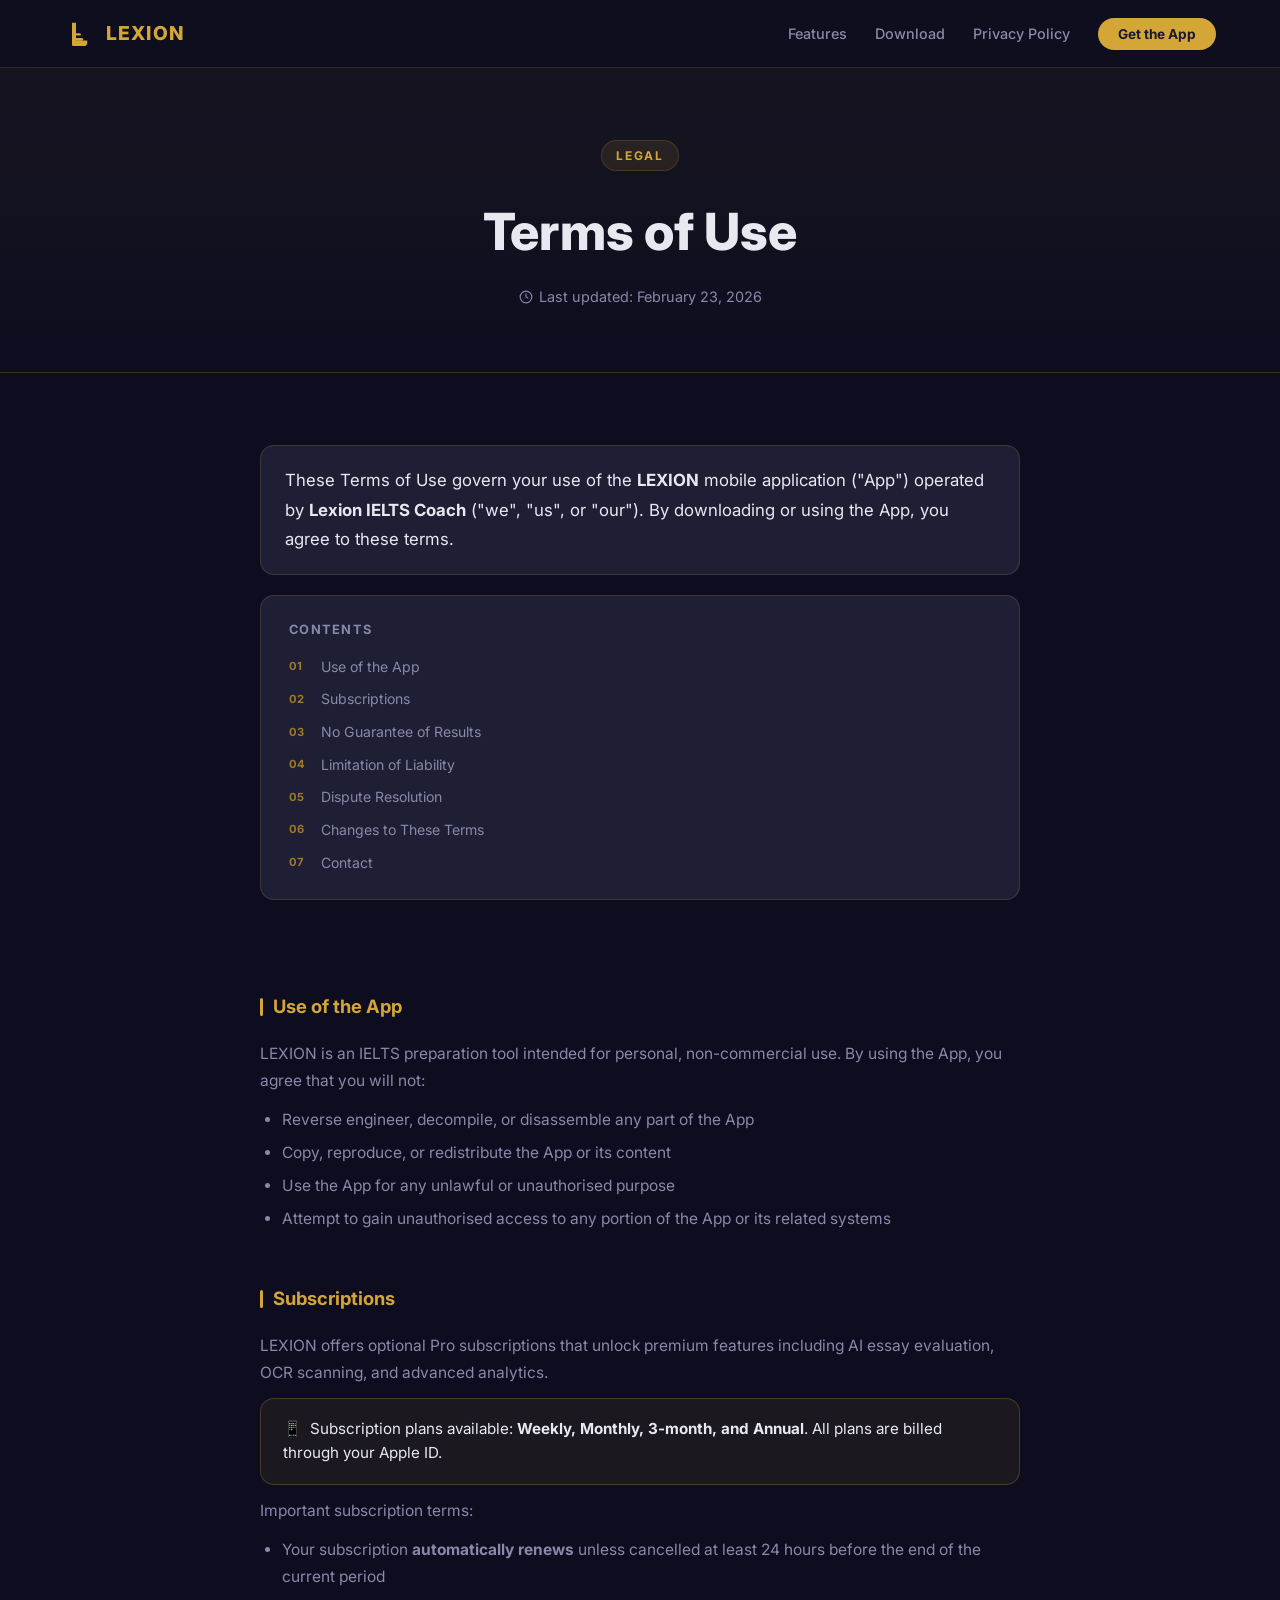
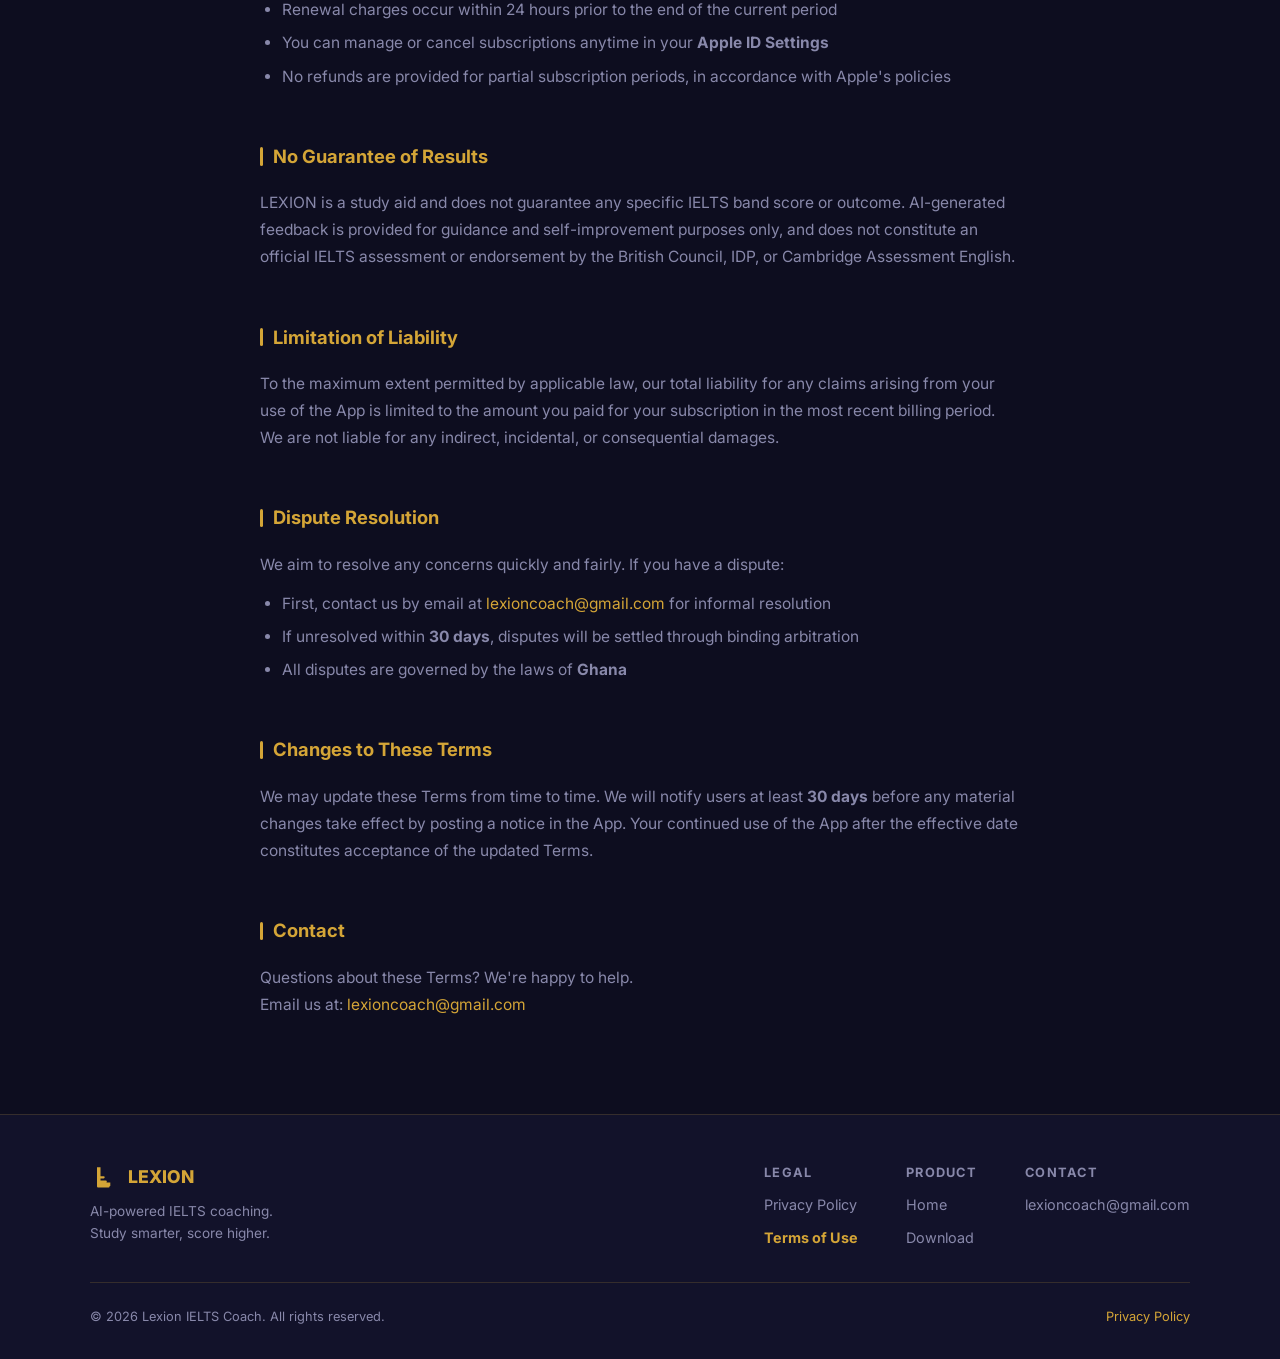
<file: terms.html>
<!DOCTYPE html>
<html lang="en">

<head>
    <meta charset="UTF-8" />
    <meta name="viewport" content="width=device-width, initial-scale=1.0" />
    <title>Terms of Use – LEXION IELTS Coach</title>
    <meta name="description"
        content="LEXION Terms of Use. Governs your use of the LEXION mobile IELTS coaching application." />
    <link rel="stylesheet" href="style.css" />
    <link rel="icon" type="image/svg+xml"
        href="data:image/svg+xml,<svg xmlns='http://www.w3.org/2000/svg' viewBox='0 0 40 40'><rect width='40' height='40' rx='8' fill='%231A1A2E'/><path d='M10 8h5v20h12v4H10z' fill='%23D4A537'/></svg>" />
    <style>
        .terms-toc {
            background: var(--surface);
            border: 1px solid var(--border);
            border-radius: var(--radius);
            padding: 24px 28px;
            margin-bottom: 40px;
        }

        .terms-toc h3 {
            font-size: 0.8rem;
            font-weight: 700;
            letter-spacing: 0.1em;
            text-transform: uppercase;
            color: var(--text-muted);
            margin-bottom: 14px;
        }

        .terms-toc ol {
            list-style: none;
            display: flex;
            flex-direction: column;
            gap: 8px;
        }

        .terms-toc li {
            counter-increment: toc;
        }

        .terms-toc a {
            display: flex;
            align-items: center;
            gap: 10px;
            color: var(--text-muted);
            font-size: 0.88rem;
            transition: color var(--transition);
        }

        .terms-toc a:hover {
            color: var(--gold);
        }

        .terms-toc a::before {
            content: counter(toc, decimal-leading-zero);
            font-size: 0.7rem;
            font-weight: 700;
            color: var(--gold-dim);
            min-width: 22px;
        }
    </style>
</head>

<body>

    <!-- ═══ NAV ═══ -->
    <nav class="nav">
        <a href="index.html" class="nav-logo">
            <svg viewBox="0 0 40 40" fill="none" xmlns="http://www.w3.org/2000/svg">
                <path d="M10 6h5v22h14v5H10z" fill="#D4A537" />
                <rect x="10" y="31" width="18" height="4" rx="1.5" fill="#D4A537" />
                <rect x="10" y="25" width="14" height="3.5" rx="1.5" fill="#D4A537" />
                <rect x="10" y="19" width="11" height="3" rx="1.5" fill="#D4A537" />
            </svg>
            LEXION
        </a>
        <ul class="nav-links" id="nav-links">
            <li><a href="index.html#features">Features</a></li>
            <li><a href="index.html#download">Download</a></li>
            <li><a href="privacy.html">Privacy Policy</a></li>
            <li><a href="index.html#download" class="nav-cta">Get the App</a></li>
        </ul>
        <button class="hamburger" id="hamburger" aria-label="Menu">
            <span></span><span></span><span></span>
        </button>
    </nav>

    <!-- ═══ HERO ═══ -->
    <div class="legal-hero">
        <div class="section-tag">Legal</div>
        <h1>Terms of Use</h1>
        <p class="updated">
            <svg width="14" height="14" viewBox="0 0 24 24" fill="none" stroke="currentColor" stroke-width="2">
                <circle cx="12" cy="12" r="10" />
                <path d="M12 6v6l4 2" />
            </svg>
            Last updated: February 23, 2026
        </p>
    </div>

    <!-- ═══ BODY ═══ -->
    <div class="legal-body">
        <div class="legal-content">

            <p class="intro-text">
                These Terms of Use govern your use of the <strong>LEXION</strong> mobile application ("App") operated by
                <strong>Lexion IELTS Coach</strong> ("we", "us", or "our"). By downloading or using the App, you agree
                to these terms.
            </p>

            <!-- TOC -->
            <div class="terms-toc">
                <h3>Contents</h3>
                <ol>
                    <li><a href="#t1">Use of the App</a></li>
                    <li><a href="#t2">Subscriptions</a></li>
                    <li><a href="#t3">No Guarantee of Results</a></li>
                    <li><a href="#t4">Limitation of Liability</a></li>
                    <li><a href="#t5">Dispute Resolution</a></li>
                    <li><a href="#t6">Changes to These Terms</a></li>
                    <li><a href="#t7">Contact</a></li>
                </ol>
            </div>

            <h2 id="t1">Use of the App</h2>
            <p>
                LEXION is an IELTS preparation tool intended for personal, non-commercial use. By using the App, you
                agree that you will not:
            </p>
            <ul>
                <li>Reverse engineer, decompile, or disassemble any part of the App</li>
                <li>Copy, reproduce, or redistribute the App or its content</li>
                <li>Use the App for any unlawful or unauthorised purpose</li>
                <li>Attempt to gain unauthorised access to any portion of the App or its related systems</li>
            </ul>

            <h2 id="t2">Subscriptions</h2>
            <p>
                LEXION offers optional Pro subscriptions that unlock premium features including AI essay evaluation, OCR
                scanning, and advanced analytics.
            </p>
            <div class="highlight-box">
                📱 &nbsp;Subscription plans available: <strong>Weekly, Monthly, 3-month, and Annual</strong>. All plans
                are billed through your Apple ID.
            </div>
            <p>Important subscription terms:</p>
            <ul>
                <li>Your subscription <strong>automatically renews</strong> unless cancelled at least 24 hours before
                    the end of the current period</li>
                <li>Renewal charges occur within 24 hours prior to the end of the current period</li>
                <li>You can manage or cancel subscriptions anytime in your <strong>Apple ID Settings</strong></li>
                <li>No refunds are provided for partial subscription periods, in accordance with Apple's policies</li>
            </ul>

            <h2 id="t3">No Guarantee of Results</h2>
            <p>
                LEXION is a study aid and does not guarantee any specific IELTS band score or outcome. AI-generated
                feedback is provided for guidance and self-improvement purposes only, and does not constitute an
                official IELTS assessment or endorsement by the British Council, IDP, or Cambridge Assessment English.
            </p>

            <h2 id="t4">Limitation of Liability</h2>
            <p>
                To the maximum extent permitted by applicable law, our total liability for any claims arising from your
                use of the App is limited to the amount you paid for your subscription in the most recent billing
                period. We are not liable for any indirect, incidental, or consequential damages.
            </p>

            <h2 id="t5">Dispute Resolution</h2>
            <p>
                We aim to resolve any concerns quickly and fairly. If you have a dispute:
            </p>
            <ul>
                <li>First, contact us by email at <a href="mailto:lexioncoach@gmail.com">lexioncoach@gmail.com</a> for
                    informal resolution</li>
                <li>If unresolved within <strong>30 days</strong>, disputes will be settled through binding arbitration
                </li>
                <li>All disputes are governed by the laws of <strong>Ghana</strong></li>
            </ul>

            <h2 id="t6">Changes to These Terms</h2>
            <p>
                We may update these Terms from time to time. We will notify users at least <strong>30 days</strong>
                before any material changes take effect by posting a notice in the App. Your continued use of the App
                after the effective date constitutes acceptance of the updated Terms.
            </p>

            <h2 id="t7">Contact</h2>
            <p>
                Questions about these Terms? We're happy to help.<br />
                Email us at: <a href="mailto:lexioncoach@gmail.com">lexioncoach@gmail.com</a>
            </p>

        </div>
    </div>

    <!-- ═══ FOOTER ═══ -->
    <footer class="footer">
        <div class="footer-inner">
            <div class="footer-brand">
                <div class="footer-brand-name">
                    <svg viewBox="0 0 40 40" fill="none" xmlns="http://www.w3.org/2000/svg">
                        <path d="M10 6h5v22h14v5H10z" fill="#D4A537" />
                        <rect x="10" y="31" width="18" height="4" rx="1.5" fill="#D4A537" />
                        <rect x="10" y="25" width="14" height="3.5" rx="1.5" fill="#D4A537" />
                        <rect x="10" y="19" width="11" height="3" rx="1.5" fill="#D4A537" />
                    </svg>
                    LEXION
                </div>
                <div class="footer-tagline">AI-powered IELTS coaching. Study smarter, score higher.</div>
            </div>
            <div class="footer-links">
                <div class="footer-col">
                    <div class="footer-col-title">Legal</div>
                    <a href="privacy.html">Privacy Policy</a>
                    <a href="terms.html"><strong style="color:var(--gold)">Terms of Use</strong></a>
                </div>
                <div class="footer-col">
                    <div class="footer-col-title">Product</div>
                    <a href="index.html">Home</a>
                    <a href="index.html#download">Download</a>
                </div>
                <div class="footer-col">
                    <div class="footer-col-title">Contact</div>
                    <a href="mailto:lexioncoach@gmail.com">lexioncoach@gmail.com</a>
                </div>
            </div>
        </div>
        <div class="footer-bottom">
            <span>© 2026 Lexion IELTS Coach. All rights reserved.</span>
            <a href="privacy.html">Privacy Policy</a>
        </div>
    </footer>

    <script>
        document.getElementById('hamburger').addEventListener('click', function () {
            document.getElementById('nav-links').classList.toggle('open');
        });
    </script>
</body>

</html>
</file>
<file: style.css>
/* ============================================================
   LEXION – Shared Site Styles
   Brand: Gold #D4A537 · Navy #1A1A2E · Deep #0D0D1F
   ============================================================ */

@import url('https://fonts.googleapis.com/css2?family=Inter:wght@300;400;500;600;700;800;900&family=DM+Serif+Display:ital@0;1&display=swap');

*, *::before, *::after { box-sizing: border-box; margin: 0; padding: 0; }

:root {
  --gold:       #D4A537;
  --gold-light: #E8C06A;
  --gold-dim:   #A07A28;
  --navy:       #1A1A2E;
  --navy-mid:   #12122A;
  --deep:       #0D0D1F;
  --surface:    #1E1E35;
  --surface2:   #252542;
  --border:     rgba(212,165,55,0.18);
  --text:       #E8E8F0;
  --text-muted: #8888AA;
  --radius:     14px;
  --radius-sm:  8px;
  --transition: 0.25s cubic-bezier(0.4,0,0.2,1);
}

html { scroll-behavior: smooth; }

body {
  font-family: 'Inter', sans-serif;
  background: var(--deep);
  color: var(--text);
  line-height: 1.6;
  -webkit-font-smoothing: antialiased;
}

a { color: var(--gold); text-decoration: none; transition: color var(--transition); }
a:hover { color: var(--gold-light); }

/* ── Scrollbar ── */
::-webkit-scrollbar { width: 6px; }
::-webkit-scrollbar-track { background: var(--navy-mid); }
::-webkit-scrollbar-thumb { background: var(--gold-dim); border-radius: 3px; }

/* ──────────────────────────────────────────────
   NAV
────────────────────────────────────────────── */
.nav {
  position: fixed; top: 0; left: 0; right: 0; z-index: 100;
  display: flex; align-items: center; justify-content: space-between;
  padding: 0 5vw;
  height: 68px;
  background: rgba(13,13,31,0.85);
  backdrop-filter: blur(16px);
  border-bottom: 1px solid var(--border);
}

.nav-logo {
  display: flex; align-items: center; gap: 10px;
  font-weight: 800; font-size: 1.2rem; letter-spacing: 0.06em;
  color: var(--gold); text-decoration: none;
}

.nav-logo svg { width: 32px; height: 32px; flex-shrink: 0; }

.nav-links {
  display: flex; align-items: center; gap: 28px;
  list-style: none;
}

.nav-links a {
  color: var(--text-muted); font-size: 0.9rem; font-weight: 500;
  transition: color var(--transition);
}
.nav-links a:hover { color: var(--gold); }

.nav-cta {
  background: var(--gold); color: var(--navy) !important;
  padding: 8px 20px; border-radius: 50px;
  font-weight: 700 !important; font-size: 0.85rem !important;
  transition: background var(--transition), transform var(--transition) !important;
}
.nav-cta:hover { background: var(--gold-light) !important; transform: translateY(-1px); }

/* ── Hamburger (mobile) ── */
.hamburger { display: none; background: none; border: none; cursor: pointer; padding: 4px; }
.hamburger span {
  display: block; width: 24px; height: 2px;
  background: var(--gold); margin: 5px 0;
  transition: var(--transition);
}

/* ──────────────────────────────────────────────
   BUTTONS
────────────────────────────────────────────── */
.btn {
  display: inline-flex; align-items: center; gap: 8px;
  padding: 14px 30px; border-radius: 50px;
  font-family: 'Inter', sans-serif;
  font-weight: 700; font-size: 0.95rem;
  cursor: pointer; border: none;
  transition: all var(--transition);
  text-decoration: none;
}

.btn-primary {
  background: linear-gradient(135deg, var(--gold), #c4921f);
  color: var(--navy);
  box-shadow: 0 4px 24px rgba(212,165,55,0.35);
}
.btn-primary:hover {
  background: linear-gradient(135deg, var(--gold-light), var(--gold));
  box-shadow: 0 8px 32px rgba(212,165,55,0.5);
  transform: translateY(-2px);
  color: var(--navy);
}

.btn-outline {
  background: transparent;
  color: var(--text);
  border: 1.5px solid var(--border);
}
.btn-outline:hover {
  border-color: var(--gold);
  color: var(--gold);
  transform: translateY(-2px);
}

/* ──────────────────────────────────────────────
   SECTION LAYOUT
────────────────────────────────────────────── */
.section { padding: 96px 5vw; }
.section-sm { padding: 64px 5vw; }
.container { max-width: 1100px; margin: 0 auto; }
.section-tag {
  display: inline-block;
  font-size: 0.75rem; font-weight: 700; letter-spacing: 0.14em;
  text-transform: uppercase; color: var(--gold);
  background: rgba(212,165,55,0.1);
  border: 1px solid var(--border);
  padding: 5px 14px; border-radius: 50px;
  margin-bottom: 18px;
}
.section-title {
  font-size: clamp(1.9rem, 4vw, 2.8rem);
  font-weight: 800; line-height: 1.15;
  margin-bottom: 16px;
}
.section-sub {
  color: var(--text-muted); font-size: 1.05rem; max-width: 580px;
}

/* ──────────────────────────────────────────────
   FOOTER
────────────────────────────────────────────── */
.footer {
  background: var(--navy-mid);
  border-top: 1px solid var(--border);
  padding: 48px 5vw 32px;
}
.footer-inner {
  max-width: 1100px; margin: 0 auto;
  display: flex; flex-wrap: wrap; gap: 32px;
  justify-content: space-between; align-items: flex-start;
}
.footer-brand { display: flex; flex-direction: column; gap: 10px; }
.footer-brand-name {
  display: flex; align-items: center; gap: 10px;
  font-weight: 800; font-size: 1.1rem; color: var(--gold);
}
.footer-brand-name svg { width: 28px; height: 28px; }
.footer-tagline { color: var(--text-muted); font-size: 0.85rem; max-width: 220px; }
.footer-links { display: flex; gap: 48px; flex-wrap: wrap; }
.footer-col { display: flex; flex-direction: column; gap: 10px; }
.footer-col-title {
  font-weight: 700; font-size: 0.8rem; letter-spacing: 0.1em;
  text-transform: uppercase; color: var(--text-muted);
}
.footer-col a { font-size: 0.9rem; color: var(--text-muted); }
.footer-col a:hover { color: var(--gold); }
.footer-bottom {
  max-width: 1100px; margin: 32px auto 0;
  padding-top: 24px; border-top: 1px solid var(--border);
  font-size: 0.8rem; color: var(--text-muted);
  display: flex; justify-content: space-between; flex-wrap: wrap; gap: 10px;
}

/* ──────────────────────────────────────────────
   LEGAL PAGES
────────────────────────────────────────────── */
.legal-hero {
  padding: 140px 5vw 64px;
  background: linear-gradient(180deg, rgba(212,165,55,0.06) 0%, transparent 100%);
  border-bottom: 1px solid var(--border);
  text-align: center;
}
.legal-hero .section-tag { margin-bottom: 20px; }
.legal-hero h1 {
  font-size: clamp(2rem, 5vw, 3.2rem);
  font-weight: 800; margin-bottom: 12px;
}
.legal-hero .updated {
  color: var(--text-muted); font-size: 0.9rem;
  display: flex; align-items: center; justify-content: center; gap: 6px;
}

.legal-body { padding: 72px 5vw 96px; }
.legal-content {
  max-width: 760px; margin: 0 auto;
  display: flex; flex-direction: column; gap: 12px;
}

.legal-content h2 {
  font-size: 1.15rem; font-weight: 700; color: var(--gold);
  margin-top: 40px; margin-bottom: 6px;
  display: flex; align-items: center; gap: 10px;
}
.legal-content h2::before {
  content: '';
  display: inline-block; width: 3px; height: 1em;
  background: var(--gold); border-radius: 2px; flex-shrink: 0;
}
.legal-content p, .legal-content li {
  color: var(--text-muted); font-size: 0.97rem; line-height: 1.75;
}
.legal-content ul { padding-left: 1.4em; display: flex; flex-direction: column; gap: 6px; }
.legal-content .intro-text {
  color: var(--text); font-size: 1.05rem;
  background: var(--surface);
  border: 1px solid var(--border);
  border-radius: var(--radius); padding: 20px 24px;
  margin-bottom: 8px;
}
.legal-content .highlight-box {
  background: rgba(212,165,55,0.07);
  border: 1px solid rgba(212,165,55,0.25);
  border-radius: var(--radius); padding: 18px 22px;
  color: var(--text); font-size: 0.95rem;
}
.legal-content a { color: var(--gold); }
.legal-content a:hover { color: var(--gold-light); }

/* ──────────────────────────────────────────────
   ANIMATIONS
────────────────────────────────────────────── */
@keyframes fadeUp {
  from { opacity: 0; transform: translateY(28px); }
  to   { opacity: 1; transform: translateY(0); }
}
@keyframes glow {
  0%, 100% { box-shadow: 0 0 32px rgba(212,165,55,0.25); }
  50%       { box-shadow: 0 0 60px rgba(212,165,55,0.45); }
}
@keyframes float {
  0%, 100% { transform: translateY(0); }
  50%       { transform: translateY(-10px); }
}
@keyframes shimmer {
  0%   { background-position: -200% center; }
  100% { background-position: 200% center; }
}

.animate-fadeup { animation: fadeUp 0.7s ease forwards; }
.animate-delay-1 { animation-delay: 0.15s; opacity: 0; }
.animate-delay-2 { animation-delay: 0.3s; opacity: 0; }
.animate-delay-3 { animation-delay: 0.45s; opacity: 0; }
.animate-delay-4 { animation-delay: 0.6s; opacity: 0; }

/* ──────────────────────────────────────────────
   RESPONSIVE
────────────────────────────────────────────── */
@media (max-width: 768px) {
  .nav-links { display: none; }
  .nav-links.open {
    display: flex; flex-direction: column;
    position: fixed; top: 68px; left: 0; right: 0;
    background: var(--navy-mid); padding: 24px 5vw 32px;
    border-bottom: 1px solid var(--border);
    gap: 20px;
  }
  .hamburger { display: block; }
  .footer-inner { flex-direction: column; }
  .footer-links { gap: 28px; }
}
</file>
